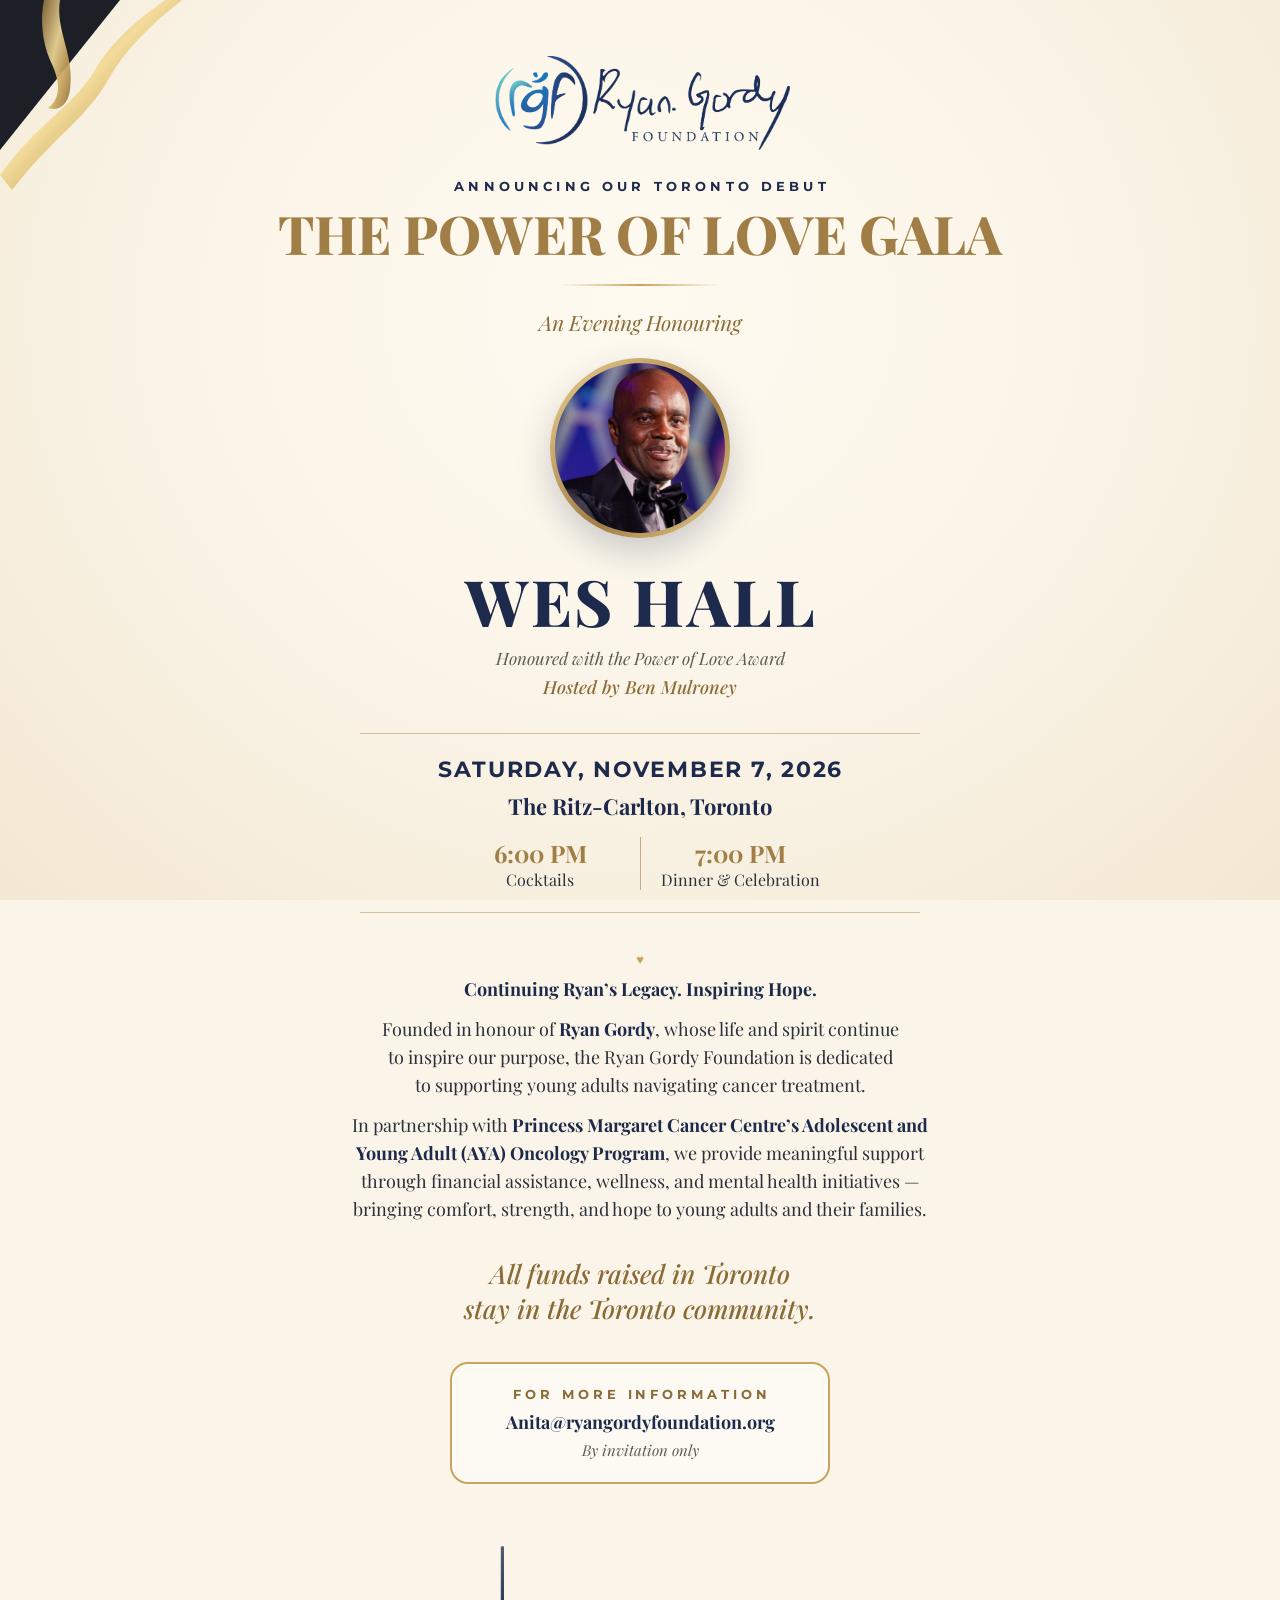
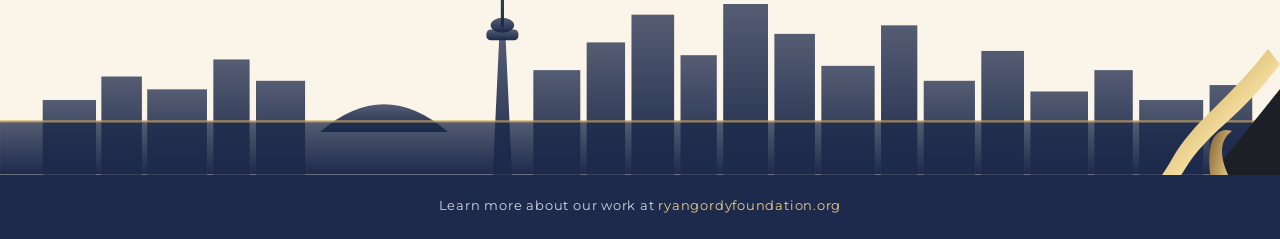
<file: toronto/index.html>
<!doctype html>
<html lang="en">
<head>
<meta charset="utf-8">
<meta name="viewport" content="width=device-width, initial-scale=1">
<meta name="robots" content="noindex, nofollow">
<title>The Power of Love Gala · Toronto | Ryan Gordy Foundation</title>
<meta name="description" content="The Ryan Gordy Foundation comes to Toronto: The Power of Love Gala honouring Wes Hall, Saturday, November 7, 2026 at The Ritz-Carlton, Toronto. All funds raised in Toronto stay in the Toronto community.">
<meta property="og:title" content="The Power of Love Gala · Toronto">
<meta property="og:description" content="An evening honouring Wes Hall. Saturday, November 7, 2026 · The Ritz-Carlton, Toronto.">
<meta property="og:image" content="rgf-logo.png">
<link rel="preconnect" href="https://fonts.googleapis.com">
<link rel="preconnect" href="https://fonts.gstatic.com" crossorigin>
<link href="https://fonts.googleapis.com/css2?family=Playfair+Display:ital,wght@0,500;0,700;0,800;1,400;1,500&family=Montserrat:wght@500;600;700&display=swap" rel="stylesheet">
<style>
  :root {
    --cream: #fbf5e9;
    --cream-deep: #f3e8d2;
    --navy: #1d2a4b;
    --gold: #a07e46;
    --gold-text: #8a6a35; /* small gold text: passes contrast on cream */
    --gold-light: #e9cf8e;
    --gold-mid: #c9a45c;
    --ink: #2b2f3a;
    --ink-soft: #5d5a52;
  }
  * { box-sizing: border-box; margin: 0; padding: 0; }
  body {
    background: radial-gradient(ellipse at 50% 35%, #fffaf0 0%, var(--cream) 45%, var(--cream-deep) 100%) fixed, var(--cream);
    color: var(--ink);
    font-family: "Playfair Display", Georgia, serif;
    min-height: 100vh;
    overflow-x: hidden;
    position: relative;
  }

  /* gold ribbon corners, echoing the VIP invitation */
  .ribbon { position: absolute; width: 260px; height: 260px; pointer-events: none; z-index: 0; }
  .ribbon.tl { top: 0; left: 0; }
  .ribbon.br { bottom: 0; right: 0; transform: rotate(180deg); }

  main {
    position: relative; z-index: 1;
    max-width: 1000px;
    margin: 0 auto;
    padding: 56px 24px 0;
    text-align: center;
    container-type: inline-size;
  }
  /* letter-spaced caps: matching left padding cancels the trailing space so they sit centred */
  .logo { display: block; width: min(300px, 70vw); height: auto; margin: 0 auto; }

  .kicker {
    margin-top: 28px;
    font-family: "Montserrat", sans-serif;
    font-weight: 700;
    font-size: min(13px, 3cqw);
    white-space: nowrap;
    letter-spacing: 0.32em;
    padding-left: 0.32em;
    text-transform: uppercase;
    color: var(--navy);
  }
  h1 {
    margin-top: 10px;
    font-weight: 800;
    font-size: min(62px, 5.6cqw);
    line-height: 1.1;
    white-space: nowrap;
    text-transform: uppercase;
    color: var(--gold);
  }
  .rule { width: 160px; height: 2px; margin: 22px auto; background: linear-gradient(90deg, transparent, var(--gold-mid), transparent); }
  .honouring { font-style: italic; font-size: 21px; color: var(--gold-text); }

  .portrait {
    width: 180px; height: 180px; margin: 22px auto 0;
    border-radius: 50%;
    padding: 5px;
    background: linear-gradient(135deg, var(--gold-light), var(--gold) 60%, var(--gold-light));
    box-shadow: 0 14px 34px rgba(29,42,75,0.22);
  }
  .portrait img { width: 100%; height: 100%; border-radius: 50%; object-fit: cover; display: block; }

  .honoree {
    margin-top: 20px;
    font-weight: 800;
    font-size: min(64px, 11cqw);
    letter-spacing: 0.04em;
    padding-left: 0.04em;
    color: var(--navy);
  }
  .award { margin-top: 4px; font-size: 17px; font-style: italic; color: var(--ink-soft); }
  .host { margin-top: 6px; font-size: 18px; font-style: italic; font-weight: 500; color: var(--gold-text); }

  .when {
    margin: 34px auto 0;
    padding: 22px 16px;
    border-top: 1px solid rgba(160,126,70,0.45);
    border-bottom: 1px solid rgba(160,126,70,0.45);
    max-width: 560px;
  }
  .date {
    font-family: "Montserrat", sans-serif;
    font-weight: 700;
    font-size: min(22px, 4.4cqw);
    white-space: nowrap;
    letter-spacing: 0.08em;
    padding-left: 0.08em;
    color: var(--navy);
    text-transform: uppercase;
  }
  .venue { margin-top: 8px; font-size: 22px; font-weight: 700; color: var(--navy); }
  .times { margin-top: 16px; display: flex; justify-content: center; }
  .times div { flex: 1 1 0; max-width: 200px; padding: 0 12px; }
  .times div + div { border-left: 1px solid rgba(160,126,70,0.6); }
  .times b { display: block; font-size: 24px; font-weight: 700; color: var(--gold); }
  .times span { font-size: 16px; color: var(--ink); }

  .mission {
    margin: 36px auto 0;
    max-width: 580px;
    font-size: 18px;
    line-height: 1.55;
    color: var(--ink);
    text-wrap: balance;
  }
  .mission::before { content: "\2665"; display: block; font-size: 13px; color: var(--gold-mid); margin-bottom: 6px; }
  .mission strong { color: var(--navy); }
  .mission p { margin: 0.7em 0 0; }
  .mission .mission-h { margin: 0; font-weight: 700; color: var(--navy); }
  .stay {
    margin: 32px auto 0;
    max-width: 640px;
    font-size: clamp(20px, 3.8vw, 26px);
    font-style: italic;
    font-weight: 500;
    color: var(--gold-text);
    text-wrap: balance;
  }

  .rsvp {
    margin: 36px auto 0;
    max-width: 380px;
    padding: 22px 24px;
    border: 2px solid var(--gold-mid);
    border-radius: 18px;
    background: rgba(255,255,255,0.45);
  }
  .rsvp-label {
    font-family: "Montserrat", sans-serif;
    font-weight: 700; font-size: 13px; letter-spacing: 0.3em; padding-left: 0.3em;
    color: var(--gold-text);
  }
  .rsvp a {
    display: inline-block; margin-top: 8px;
    font-size: 18px; font-weight: 700; color: var(--navy); text-decoration: none;
    word-break: break-word;
  }
  .rsvp a:hover { text-decoration: underline; }
  .rsvp .only { margin-top: 6px; font-style: italic; font-size: 15px; color: var(--ink-soft); }

  .skyline { display: block; width: 100%; height: auto; margin-top: 56px; }
  footer {
    background: var(--navy);
    color: #cfd6e6;
    text-align: center;
    padding: 22px 16px 26px;
    font-family: "Montserrat", sans-serif;
    font-size: 13px;
    letter-spacing: 0.06em;
    position: relative; z-index: 1;
  }
  footer a { color: var(--gold-light); text-decoration: none; }
  footer a:hover { text-decoration: underline; }

  @media (max-width: 640px) {
    .ribbon { width: 150px; height: 150px; }
    main { padding-top: 44px; }
    .portrait { width: 150px; height: 150px; }
    .mission { font-size: 17px; }
  }
</style>
</head>
<body>
  <svg class="ribbon tl" viewBox="0 0 260 260" aria-hidden="true">
    <defs>
      <linearGradient id="rib" x1="0" y1="0" x2="1" y2="1">
        <stop offset="0" stop-color="#8a6a35"/>
        <stop offset=".45" stop-color="#f3dc9c"/>
        <stop offset=".7" stop-color="#c9a45c"/>
        <stop offset="1" stop-color="#8a6a35"/>
      </linearGradient>
    </defs>
    <path d="M0 0 H120 L0 150 Z" fill="#1d1f26"/>
    <path d="M0 175 C40 120 70 110 95 70 C110 45 130 25 165 0 L182 0 C150 25 125 50 108 80 C85 120 55 135 12 190 Z" fill="url(#rib)"/>
    <path d="M60 0 C55 30 75 55 70 90 C68 105 58 112 48 108 C62 98 60 80 50 60 C42 42 40 18 44 0 Z" fill="url(#rib)" opacity=".9"/>
  </svg>
  <svg class="ribbon br" viewBox="0 0 260 260" aria-hidden="true">
    <path d="M0 0 H120 L0 150 Z" fill="#1d1f26"/>
    <path d="M0 175 C40 120 70 110 95 70 C110 45 130 25 165 0 L182 0 C150 25 125 50 108 80 C85 120 55 135 12 190 Z" fill="url(#rib)"/>
    <path d="M60 0 C55 30 75 55 70 90 C68 105 58 112 48 108 C62 98 60 80 50 60 C42 42 40 18 44 0 Z" fill="url(#rib)" opacity=".9"/>
  </svg>

  <main>
    <img class="logo" src="rgf-logo.png" alt="Ryan Gordy Foundation">

    <p class="kicker">Announcing our Toronto debut</p>
    <h1>The Power of Love Gala</h1>
    <div class="rule"></div>
    <p class="honouring">An Evening Honouring</p>

    <div class="portrait"><img src="wes-hall.jpg" alt="Wes Hall"></div>
    <p class="honoree">WES HALL</p>
    <p class="award">Honoured with the Power of Love Award</p>
    <p class="host">Hosted by Ben Mulroney</p>

    <div class="when">
      <p class="date">Saturday, November 7, 2026</p>
      <p class="venue">The Ritz-Carlton, Toronto</p>
      <div class="times">
        <div><b>6:00 PM</b><span>Cocktails</span></div>
        <div><b>7:00 PM</b><span>Dinner &amp; Celebration</span></div>
      </div>
    </div>

    <div class="mission">
      <p class="mission-h">Continuing Ryan’s Legacy. Inspiring Hope.</p>
      <p>Founded in honour of <strong>Ryan Gordy</strong>, whose life and spirit continue to inspire our purpose, the Ryan Gordy Foundation is dedicated to supporting young adults navigating cancer treatment.</p>
      <p>In partnership with <strong>Princess Margaret Cancer Centre’s Adolescent and Young Adult (AYA) Oncology Program</strong>, we provide meaningful support through financial assistance, wellness, and mental health initiatives — bringing comfort, strength, and hope to young adults and their families.</p>
    </div>

    <p class="stay">All funds raised in Toronto stay in the Toronto community.</p>

    <div class="rsvp">
      <p class="rsvp-label">FOR MORE INFORMATION</p>
      <a href="mailto:Anita@ryangordyfoundation.org?subject=Power%20of%20Love%20Gala%20Toronto%20RSVP">Anita@ryangordyfoundation.org</a>
      <p class="only">By invitation only</p>
    </div>
  </main>

  <!-- Toronto skyline: original vector drawing, no licensing needed -->
  <svg class="skyline" viewBox="0 0 1200 220" preserveAspectRatio="xMidYMax meet" aria-hidden="true">
    <defs>
      <linearGradient id="sky" x1="0" y1="0" x2="0" y2="1">
        <stop offset="0" stop-color="#1d2a4b" stop-opacity=".75"/>
        <stop offset="1" stop-color="#1d2a4b"/>
      </linearGradient>
    </defs>
    <g fill="url(#sky)">
      <rect x="0" y="170" width="1200" height="50"/>
      <rect x="40" y="150" width="50" height="70"/>
      <rect x="95" y="128" width="38" height="92"/>
      <rect x="138" y="140" width="56" height="80"/>
      <rect x="200" y="112" width="34" height="108"/>
      <rect x="240" y="132" width="46" height="88"/>
      <!-- Rogers Centre dome -->
      <path d="M300 180 Q360 128 420 180 Z"/>
      <!-- CN Tower -->
      <path d="M462 220 L468 92 L474 92 L480 220 Z"/>
      <rect x="456" y="84" width="30" height="10" rx="4"/>
      <ellipse cx="471" cy="80" rx="11" ry="7"/>
      <rect x="469.5" y="6" width="3" height="76"/>
      <rect x="500" y="122" width="44" height="98"/>
      <rect x="550" y="96" width="36" height="124"/>
      <rect x="592" y="70" width="40" height="150"/>
      <rect x="638" y="108" width="34" height="112"/>
      <rect x="678" y="60" width="42" height="160"/>
      <rect x="726" y="88" width="38" height="132"/>
      <rect x="770" y="118" width="50" height="102"/>
      <rect x="826" y="80" width="34" height="140"/>
      <rect x="866" y="132" width="48" height="88"/>
      <rect x="920" y="104" width="40" height="116"/>
      <rect x="966" y="142" width="54" height="78"/>
      <rect x="1026" y="122" width="36" height="98"/>
      <rect x="1068" y="150" width="60" height="70"/>
      <rect x="1134" y="136" width="40" height="84"/>
    </g>
    <path d="M0 170 H1200" stroke="#c9a45c" stroke-width="2" opacity=".7"/>
  </svg>
  <footer>
    Learn more about our work at <a href="https://www.ryangordyfoundation.org">ryangordyfoundation.org</a>
  </footer>
</body>
</html>
</file>
